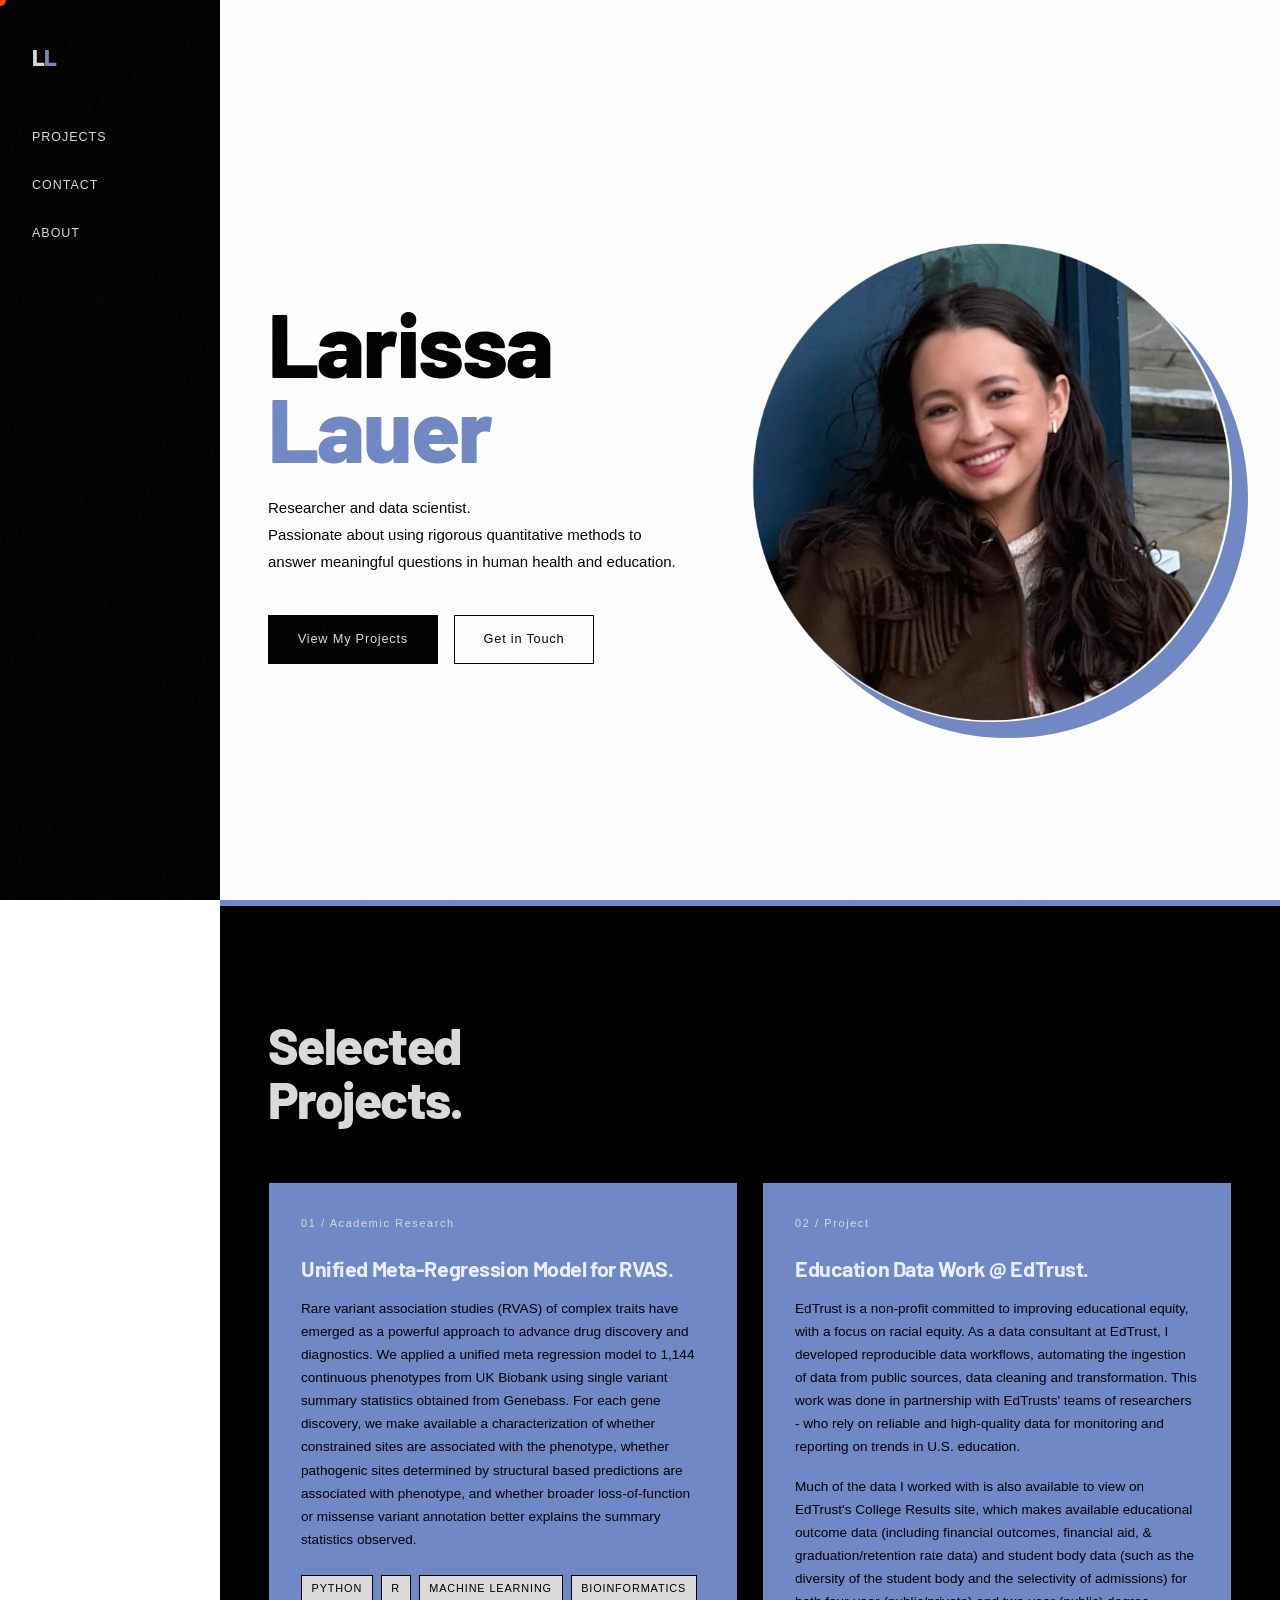
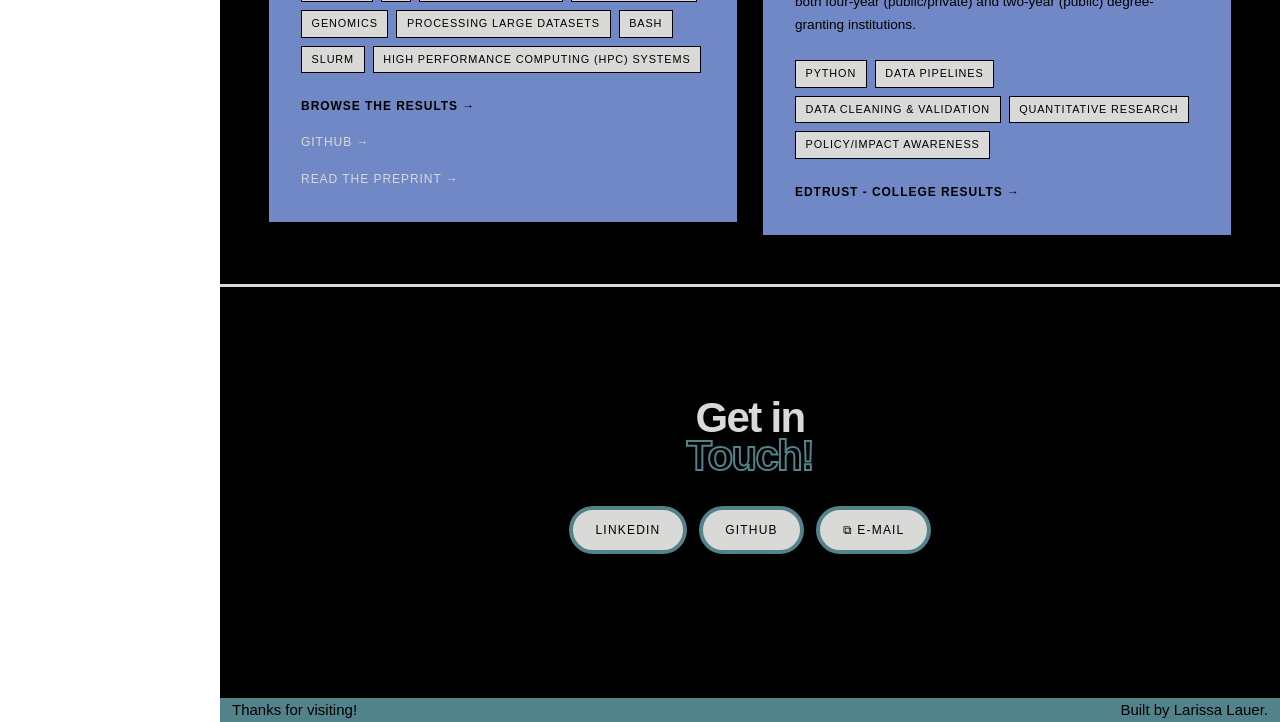
<file: index.html>
<!DOCTYPE html>
<html lang="en">
<head>
  <meta charset="UTF-8" />
  <meta name="viewport" content="width=device-width, initial-scale=1.0" />
  <title>Larissa Lauer — Portfolio</title>
  <link rel="preconnect" href="https://fonts.googleapis.com" />
  <link rel="preconnect" href="https://fonts.gstatic.com" crossorigin />
  <link href="https://fonts.googleapis.com/css2?family=Barlow:wght@400;700;800&display=swap" rel="stylesheet" />
  <link rel="stylesheet" href="style.css">
  <!-- Link sharing settings: -->
  <meta property="og:title" content="Larissa Lauer" />
  <meta property="og:description" content="Personal Website & Data Science Portfolio" />
  <meta property="og:image" content="preview.png" />
  <meta property="og:url" content="https://larissalauer.github.io/my-homepage/"/>

</head>
<body>

  <div class="cursor" id="cursor"></div>

  <nav id="nav">
    <a href="#" class="nav-logo">L<span>L</span></a>
    <ul class="nav-links">
      <li><a href="#projects">Projects</a></li>
      <li><a href="#contact">Contact</a></li>
      <li><a href="about.html">About</a></li>
    </ul>
  </nav>

  <!-- Hero -->
  <section class="hero">
    <div class="hero-text">
      <h1 class="hero-name">
        <span class="line-accent">Larissa</span><br>
        <span class="line-stroke">Lauer</span><br>
      </h1>
      <p class="hero-desc">
        Researcher and data scientist. <br>
        Passionate about using rigorous quantitative methods to answer meaningful questions in human health and education.
      </p>
      <div class="hero-cta">
        <a href="#projects" class="btn btn-primary">View My Projects</a>
        <a href="#contact" class="btn btn-ghost">Get in Touch</a>
      </div>
    </div>
    <div class="hero-visual">
      <div class="hero-avatar-wrap">
        <div class="hero-avatar-bg"></div>
        <div class="hero-avatar">
          <img src="circle_cropped_pic.jpeg" alt="Larissa Lauer" style="width:100%;height:100%;object-fit:cover;">
        </div>
      </div>
    </div>
  </section>

  <!-- Projects -->
  <section id="projects">
    <h2 class="section-title-light reveal">Selected<br>Projects.</h2>
    <div class="projects-grid">

      <!-- Project 1 -->
      <div class="project-card reveal">
        <p class="project-number">01 / Academic Research</p>
        <h3 class="project-title">Unified Meta-Regression Model for RVAS.</h3>
        <p class="project-desc">
          Rare variant association studies (RVAS) of complex traits have emerged as a powerful approach to advance drug discovery and diagnostics. 
          We applied a unified meta regression model to 1,144 continuous phenotypes from UK Biobank using single variant summary statistics obtained from Genebass. 
          For each gene discovery, we make available a characterization of whether constrained sites are associated with the phenotype, whether pathogenic sites determined by 
          structural based predictions are associated with phenotype, and whether broader loss-of-function or missense variant annotation better explains the summary statistics observed.
        </p>
        <div class="project-tags">
          <span class="tag">Python</span>
          <span class="tag">R</span>
          <span class="tag">Machine Learning</span>
          <span class="tag">Bioinformatics</span>
          <span class="tag">Genomics</span>
          <span class="tag">Processing Large Datasets</span>
          <span class="tag">Bash</span>
          <span class="tag">SLURM</span>
          <span class="tag">High performance Computing (HPC) Systems</span>
        </div>
        <div class="project-links">
          <a href="https://larissalauer.shinyapps.io/data_browser/" target="_blank" rel="noopener noreferrer" class="project-link">Browse the results →</a>
          <a href="https://github.com/rivas-lab/phenome-wide-unified-model?tab=readme-ov-file" target="_blank" rel="noopener noreferrer" class="project-link ghost">GitHub →</a>
          <a href="https://www.biorxiv.org/content/10.1101/2025.01.23.634522v1" target="_blank" rel="noopener noreferrer" class="project-link ghost">Read the preprint →</a>
        </div>
      </div>

      <!-- Project 2 -->
      <div class="project-card reveal">
        <p class="project-number">02 / Project</p>
        <h3 class="project-title">Education Data Work @ EdTrust.</h3>
        <p class="project-desc">
          EdTrust is a non-profit committed to improving educational equity, with a focus on racial equity. 
          As a data consultant at EdTrust, I developed reproducible data workflows, automating the ingestion of 
          data from public sources, data cleaning and transformation. This work was done in partnership with
          EdTrusts' teams of researchers - who rely on reliable and high-quality data for monitoring and reporting on 
          trends in U.S. education. </p>
        <p class="project-desc"> 
          Much of the data I worked with is also available to view on EdTrust's College Results site, which makes available educational outcome data (including financial outcomes, financial aid, & graduation/retention rate data) and student body data 
          (such as the diversity of the student body and the selectivity of admissions) for both four-year (public/private) and two-year (public) degree-granting institutions.</p>
        </p>
        <div class="project-tags">
          <span class="tag">Python</span>
          <span class="tag">Data Pipelines</span>
          <span class="tag">Data Cleaning & Validation</span>
          <span class="tag">Quantitative Research</span>
          <span class="tag">Policy/Impact Awareness</span>
        </div>
        <div class="project-links">
          <a href="https://collegeresults.org/" target="_blank" rel="noopener noreferrer" class="project-link">EdTrust - College Results →</a>
        </div>
      </div>

      <!-- Project 3 -->
      <!-- <div class="project-card reveal">
        <p class="project-number">03 / Project</p>
        <h3 class="project-title">Project Title Three</h3>
        <p class="project-desc">
          A third project to round out your showcase. Pick the work you're
          most proud of and describe why it matters.
        </p>
        <div class="project-tags">
          <span class="tag">TypeScript</span>
          <span class="tag">Figma</span>
          <span class="tag">GraphQL</span>
        </div>
        <div class="project-links">
          <a href="#" class="project-link">Live Site →</a>
          <a href="#" class="project-link ghost">GitHub →</a>
        </div>
      </div> -->

       <!-- Project 3 -->
       <!-- <div class="project-card reveal">
        <p class="project-number">03 / Project</p>
        <h3 class="project-title">Project Title Three</h3>
        <p class="project-desc">
          A third project to round out your showcase. Pick the work you're
          most proud of and describe why it matters.
        </p>
        <div class="project-tags">
          <span class="tag">TypeScript</span>
          <span class="tag">Figma</span>
          <span class="tag">GraphQL</span>
        </div>
        <div class="project-links">
          <a href="#" class="project-link">Live Site →</a>
          <a href="#" class="project-link ghost">GitHub →</a>
        </div>
      </div> -->


    </div>
  </section>

  <!-- Contact -->
  <section id="contact">
    <div class="contact-inner">
      <h2 class="contact-giant">
        Get in<br>
        <span class="stroke">Touch!</span>
      </h2>
      </p>
        <div class="social-links">
          <a href="https://www.linkedin.com/in/lauerlarissa" target="_blank" rel="noopener noreferrer" class="btn-social">LinkedIn</a>
          <a href="https://github.com/larissalauer" target="_blank" rel="noopener noreferrer" class="btn-social">GitHub</a>
          <a href="mailto:lauerlarissa@gmail.com" target="_blank" rel="noopener noreferrer" class="btn-social">⧉ E-Mail</a>
      </div>
    </div>
  </section>

  <footer>
    <span>Thanks for visiting!</span>Built by Larissa Lauer.
  </footer>

  <script src="script.js"></script>

</body>
</html>
</file>
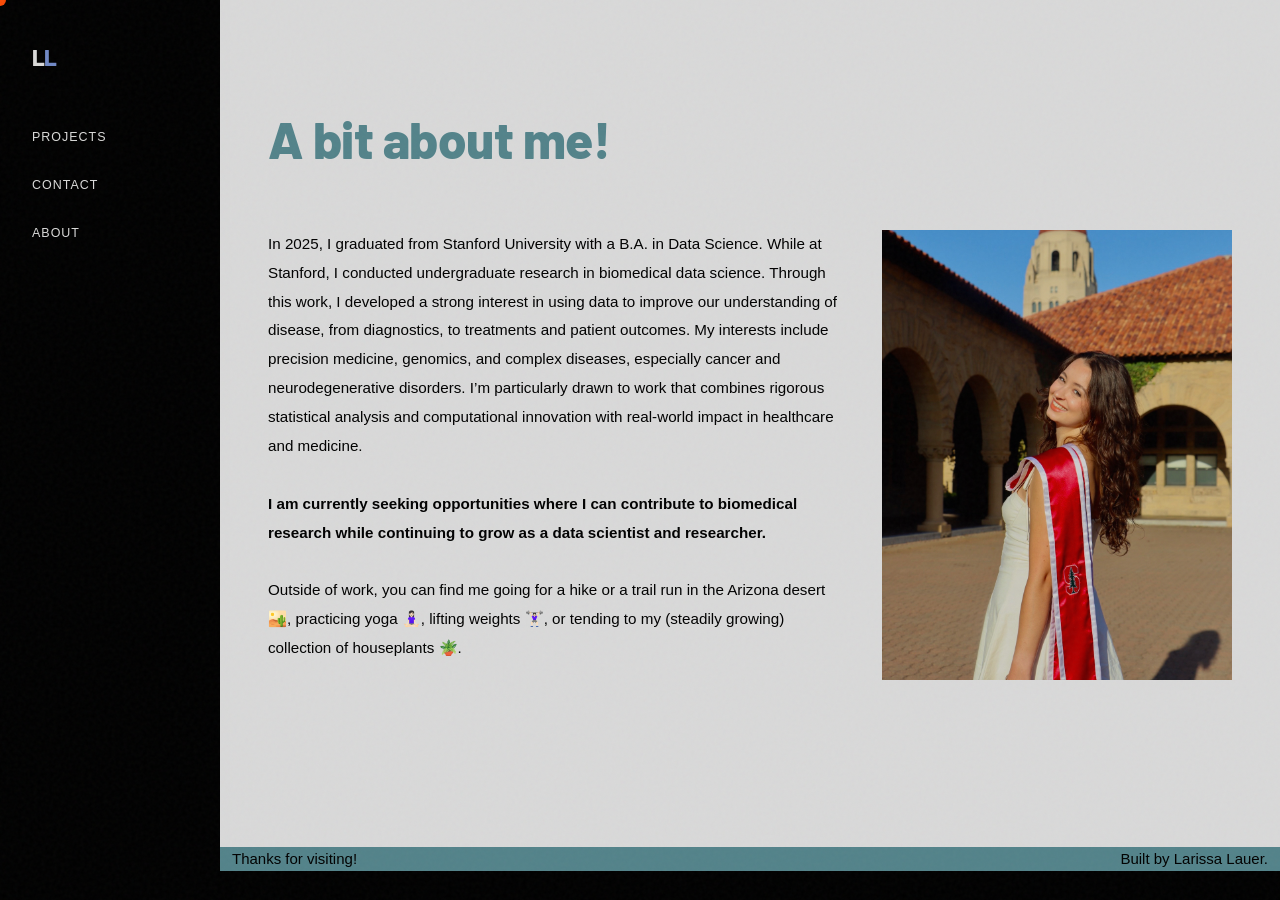
<file: about.html>
<!DOCTYPE html>
<html lang="en">
<head>
  <meta charset="UTF-8" />
  <meta name="viewport" content="width=device-width, initial-scale=1.0" />
  <title>Larissa Lauer — About</title>
  <link rel="preconnect" href="https://fonts.googleapis.com" />
  <link rel="preconnect" href="https://fonts.gstatic.com" crossorigin />
  <link href="https://fonts.googleapis.com/css2?family=Barlow:wght@400;700;800&display=swap" rel="stylesheet" />
  <link rel="stylesheet" href="style.css">
  <!-- Link sharing settings: -->
  <meta property="og:title" content="Larissa Lauer - About" />
  <meta property="og:description" content="A bit about me!" />
  <meta property="og:image" content="preview.png" />
  <meta property="og:url" content="https://larissalauer.github.io/my-homepage/about.html"/>

<!-- Using style.css for things like nav/cursor, 
but also doing some customization below: -->
<style>
    body {
      background: var(--dark);
    }
    /* ── Sections ── */
    section { padding: 7rem 3rem 3rem; }
    .section-title {
      font-family: var(--font-display);
      font-weight: 800;
      font-size: clamp(2.2rem, 4vw, 3.5rem);
      letter-spacing: -0.01em;
      line-height: 1.05;
      color: var(--teal);
      margin-bottom: 4rem;
    }

    /* ── About ── */
    #about { 
      background: var(--light);
      padding-bottom: 7rem;
    }
    .about-grid {
      display: grid;
      gap: 6rem;
      align-items: start;
    }
    .about-body {
      color: var(--dark);
      line-height: 1.9;
      font-size: 0.95rem;
      padding-bottom: 3rem;
    }
    .about-body p + p { margin-top: 1.2rem; }
    .about-body strong {font-weight: 600; }
    .about-photo {
      float: right;
      width: 350px;
      height: 450px;
      object-fit: cover;
      margin-top: 0;
      margin-left: 2.5rem;
      margin-bottom: 1.5rem;
    }
  @media (max-width: 900px) {
    .about-photo {
      display: none;
    }
  }
</style>

</head>
<body>

  <div class="cursor" id="cursor"></div>

  <nav id="nav">
    <a href="index.html" class="nav-logo">L<span>L</span></a>
    <ul class="nav-links">
      <li><a href="index.html#projects">Projects</a></li>
      <li><a href="index.html#contact">Contact</a></li>
      <li><a href="about.html">About</a></li>
    </ul>
  </nav>
  
  <!-- About -->
  <section id="about">
    <div class="about-grid">
      <div>
        <h2 class="section-title reveal">A bit about me!</h2>
        <img src="stanford_grad_photo.jpg" class="about-photo" alt="Larissa Lauer" />
        <div class="about-body reveal">
          <p>
            In 2025, I graduated from Stanford University with a B.A. in Data Science. While at Stanford, I conducted undergraduate research in biomedical data science. 
            Through this work, I developed a strong interest in using data to improve our understanding of disease, from diagnostics, to treatments and patient outcomes. 
            My interests include precision medicine, genomics, and complex diseases, especially cancer and neurodegenerative disorders. 
            I’m particularly drawn to work that combines rigorous statistical analysis and computational innovation with real-world impact in healthcare and medicine.
            <br> <br>
            <strong>
              I am currently seeking opportunities where I can contribute to biomedical research while continuing to grow as a data scientist and researcher.
            </strong>
            <br> <br>
            Outside of work, you can find me going for a hike or a trail run in the Arizona desert 🏜️, 
            practicing yoga 🧘🏻‍♀️, lifting weights 🏋🏻‍♀️, or tending to my (steadily growing) collection of houseplants 🪴.

          </p>
        </div>
        <br>
      </div>
    </div>
  </section>

<footer>
  <span>Thanks for visiting!</span>Built by Larissa Lauer.
</footer>

  <script src="script.js"></script>

</body>
</html>
</file>
<file: style.css>
*, *::before, *::after { box-sizing: border-box; margin: 0; padding: 0; }

:root {
  --light:          #ffffffd9;
  --dark:           #000000;
  --muted:          #D9D9D8;
  --cursor:         #fb500c;
  --purple:         #7088c5;
  --teal:           #53838a;  
  --font-display: 'Barlow', sans-serif;
  --font-mono: 'Arial', sans-serif;
}

html { scroll-behavior: smooth; }

body {
  background: var(--light);
  color: var(--light);
  font-family: var(--font-mono);
  font-size: 15px;
  line-height: 1.6;
  padding-left: 220px;
  overflow-x: hidden;
  cursor: none;
}

/* ── Custom cursor ── */
.cursor {
  width: 12px; height: 12px;
  background: var(--cursor);
  border-radius: 50%;
  position: fixed; top: 0; left: 0;
  pointer-events: none;
  z-index: 9999;
  transform: translate(-50%, -50%);
  transition: transform 0.08s ease, width 0.2s, height 0.2s, background 0.2s;
  mix-blend-mode: difference;
}
.cursor.grow { width: 40px; height: 40px; }

/* ── Noise overlay ── */
body::before {
  content: '';
  position: fixed; inset: 0;
  background-image: url("data:image/svg+xml,%3Csvg viewBox='0 0 256 256' xmlns='http://www.w3.org/2000/svg'%3E%3Cfilter id='n'%3E%3CfeTurbulence type='fractalNoise' baseFrequency='0.9' numOctaves='4' stitchTiles='stitch'/%3E%3C/filter%3E%3Crect width='100%25' height='100%25' filter='url(%23n)' opacity='1'/%3E%3C/svg%3E");
  opacity: 0.035;
  pointer-events: none;
  z-index: 100;
}

/* ── Nav ── */
nav {
    position: fixed;
    top: 0; left: 0;
    width: 220px;
    height: 100vh;
    z-index: 50;
    display: flex;
    flex-direction: column;
    padding: 2.5rem 2rem;
    background: var(--dark);
    border-right: 1px solid var(--border);
  }
  
  .nav-logo {
    font-family: var(--font-display);
    font-weight: 800;
    font-size: 1.4rem;
    letter-spacing: -0.03em;
    color: var(--muted);
    text-decoration: none;
    margin-bottom: 3rem;
  }
  .nav-logo span { color: var(--purple); }
  
  .nav-links {
    display: flex;
    flex-direction: column;
    gap: 1.5rem;
    list-style: none;
  }
  
  .nav-links a {
    color: var(--muted);
    text-decoration: none;
    font-size: 0.78rem;
    letter-spacing: 0.08em;
    text-transform: uppercase;
    transition: color 0.2s;
  }
  .nav-links a:hover { color: var(--teal); }

/* ── Hero ── */
.hero {
  min-height: 100vh;
  display: grid;
  grid-template-columns: 1fr 1fr;
  align-items: center;
  padding: 8rem 3rem 4rem;
  gap: 4rem;
  position: relative;
  overflow: hidden;
}

.hero-text { position: relative; z-index: 2; }

.hero-eyebrow {
  font-size: 0.72rem;
  letter-spacing: 0.2em;
  text-transform: uppercase;
  color: var(--dark);
  margin-bottom: 1.75rem;
  display: flex; align-items: center; gap: 0.8rem;
  opacity: 0; animation: fadeUp 0.6s 0.2s forwards;
}
.hero-eyebrow::before {
  content: '';
  display: inline-block;
  width: 2rem; height: 1px;
  background: var(--dark);
}

.hero-name {
  font-family: var(--font-display);
  font-weight: 800;
  font-size: clamp(3.5rem, 7vw, 6.5rem);
  line-height: 0.95;
  letter-spacing: -0.02em;
  margin-bottom: 1.5rem;
  opacity: 0; animation: fadeUp 0.7s 0.35s forwards;
}
.hero-name .line-accent { color: var(--dark); }
.hero-name .line-stroke {
  color: var(--purple);
}

.hero-desc {
  color: var(--dark);
  max-width: 50ch;
  line-height: 1.8;
  margin-bottom: 2.5rem;
  opacity: 0; animation: fadeUp 0.7s 0.5s forwards;
}

.hero-cta {
  display: flex; gap: 1rem; flex-wrap: wrap;
  opacity: 0; animation: fadeUp 0.7s 0.65s forwards;
}
.btn {
  display: inline-flex; align-items: center; gap: 0.5rem;
  padding: 0.85rem 1.8rem;
  font-family: var(--font-mono);
  font-size: 0.8rem;
  letter-spacing: 0.06em;
  text-decoration: none;
  border: 1px solid;
  transition: background 0.2s, color 0.2s, transform 0.15s;
  cursor: none;
}
.btn:hover { transform: translateY(-2px); }

.btn-primary { background: var(--dark); color: var(--light); border-color: var(--dark); }
.btn-primary:hover { background-color: var(--purple); }

.btn-ghost { background: transparent; color: var(--dark); border-color: var(--dark); }
.btn-ghost:hover { background-color: var(--teal); }

.hero-visual {
  position: relative; z-index: 2;
  display: flex; justify-content: center; align-items: center;
  opacity: 0; animation: fadeIn 1s 0.4s forwards;
}
.hero-avatar-wrap {
  position: relative;
  width: 480px; height: 480px;
}
.hero-avatar-bg {
  position: absolute;
  inset: 0;
  border: transparent;
  transform: translate(16px, 16px);
  background: var(--purple);
  border-radius: 50%;
}
.hero-avatar {
  position: relative;
  background: transparent;
  overflow: hidden;
  display: flex; align-items: center; justify-content: center;
  flex-direction: column; gap: 0.5rem;
  border: transparent;
  border-radius: 50%;
}

/* ── Sections ── */
section { padding: 7rem 3rem 3rem; }
.section-title {
  font-family: var(--font-display);
  font-weight: 800;
  font-size: clamp(2.2rem, 4vw, 3.5rem);
  letter-spacing: 0.01em;
  line-height: 1.05;
  color: var(--dark);
  margin-bottom: 3.5rem;
}
.section-title-light {
    font-family: var(--font-display);
    font-weight: 800;
    font-size: clamp(2.2rem, 4vw, 3.5rem);
    letter-spacing: -0.03em;
    line-height: 1.05;
    color: var(--muted);
    margin-bottom: 3.5rem;
  }

/* ── Projects ── */
#projects { 
    background: var(--dark); 
    border-top: 6px solid var(--purple);
}
.projects-grid {
    display: grid;
    grid-template-columns: minmax(0, 1fr) minmax(0, 1fr);
    gap: 1.5rem;
    align-items: start;
}
.project-card {
  background: var(--purple);
  border: 1px solid var(--dark);
  padding: 2rem;
  position: relative;
  overflow: hidden;
  transition: border-color 0.25s, transform 0.25s;
  cursor: none;
}
.project-card::before {
  content: '';
  position: absolute;
  top: 0; left: 0; right: 0;
  height: 2px;
  background: var(--dark);
  transform: scaleX(0);
  transform-origin: left;
  transition: transform 0.3s ease;
}
.project-card:hover { border-color: var(--dark); transform: translateY(-4px); }
.project-card:hover::before { transform: scaleX(1); }
.project-number {
  font-size: 0.68rem;
  letter-spacing: 0.15em;
  color: var(--muted);
  margin-bottom: 1.2rem;
}
.project-title {
  font-family: var(--font-display);
  font-weight: 700;
  font-size: 1.35rem;
  letter-spacing: -0.02em;
  margin-bottom: 0.7rem;
}
.project-desc {
  color: var(--dark);
  font-size: 0.85rem;
  line-height: 1.7;
  margin-bottom: 1.5rem;
  word-break: break-word;
}
.project-desc + .project-desc {
    margin-top: -0.5rem;
}
.project-tags { display: flex; flex-wrap:wrap; gap: 0.5rem; margin-bottom: 1.5rem; }
.tag {
  font-size: 0.68rem;
  letter-spacing: 0.08em;
  text-transform: uppercase;
  padding: 0.25rem 0.6rem;
  border: 1px solid var(--dark);
  background-color: var(--muted);
  color: var(--dark);
}
.project-links { display: flex; flex-direction: column; gap: 1rem; }
.project-link {
  font-size: 0.75rem;
  font-weight: 550;
  letter-spacing: 0.08em;
  text-transform: uppercase;
  color: var(--dark);
  text-decoration: none;
  border-bottom: 1px solid transparent;
  transition: border-color 0.2s;
}
.project-link:hover { border-color: var(--dark); }

.project-link.ghost {
    font-size: 0.75rem;
    font-weight: 400;
    letter-spacing: 0.08em;
    text-transform: uppercase;
    color: var(--dark);
    text-decoration: none;
    border-bottom: 1px solid transparent;
    transition: border-color 0.2s;
    color: var(--muted); 
}
.project-link.ghost:hover { color: var(--light); border-color: var(--muted); }

/* ── Contact ── */
#contact {
  background: var(--dark);
  border-top: 3px solid var(--light);
  text-align: center;
  padding-bottom: 6rem;
}
.contact-inner { max-width: 600px; margin: 0 auto; }
.contact-giant {
  font-family: var(--font-mono);
  font-weight: 800;
  font-size: clamp(1.625rem, -1.375rem + 8vw, 2.625rem);
  letter-spacing: -0.04em;
  line-height: 0.9;
  margin-bottom: 1.5rem;
  color: var(--muted)
}
.contact-giant .stroke {
  -webkit-text-stroke: 2px var(--teal);
  color: transparent;
}
.contact-desc {
  color: var(--muted);
  max-width: 40ch;
  margin: 0 auto 2.5rem;
  line-height: 1.8;
  font-size: 0.9rem;
}

.social-links {
    display: flex;
    justify-content: center;
    flex-wrap: wrap;
    gap: 0.75rem;
    margin-top: 2rem;
    margin-bottom: 3rem;
  }
  
  .btn-social {
    display: inline-flex;
    align-items: center;
    padding: 0.65rem 1.4rem;
    font-family: var(--font-mono);
    font-size: 0.75rem;
    letter-spacing: 0.1em;
    text-transform: uppercase;
    text-decoration: none;
    border: 4px solid var(--teal);
    border-radius: 999px;
    color: var(--dark);
    background: var(--muted);
    cursor: none;
  }
  .btn-social:hover {
    background: var(--teal);
    color: var(--dark)
  }

  footer { 
    padding: 0rem 0.75rem;
    border-bottom: 1px;
    display: flex;
    justify-content: space-between;
    background-color: var(--teal);
    color: var(--dark)
}

── Marquee ──
.marquee-wrap {
  border-top: 1px solid var(--dark);
  border-bottom: 1px solid var(--dark);
  overflow: hidden;
  padding: 0.9rem 0;
  background: var(--purple);
}
.marquee-track {
  display: flex; gap: 3rem;
  white-space: nowrap;
  animation: marquee 22s linear infinite;
}
.marquee-item {
  display: flex; align-items: center; gap: 3rem;
  font-size: 0.72rem;
  letter-spacing: 0.12em;
  text-transform: uppercase;
  color: var(--muted);
}
.marquee-dot { color: var(--dark); font-size: 1.2rem; line-height: 1; }
@keyframes marquee { from { transform: translateX(0); } to { transform: translateX(-50%); } }

/* ── Animations ── */
@keyframes fadeUp {
  from { opacity: 0; transform: translateY(24px); }
  to   { opacity: 1; transform: translateY(0); }
}
@keyframes fadeIn {
  from { opacity: 0; }
  to   { opacity: 1; }
}

/* Scroll reveal */
.reveal {
  opacity: 0;
  transform: translateY(32px);
  transition: opacity 0.7s ease, transform 0.7s ease;
}
.reveal.visible {
  opacity: 1;
  transform: translateY(0);
}

/* ── Responsive ── */
@media (max-width: 900px) {
    /* Navigation tab moves to Row format. */
    nav {
      width: 100%;
      height: auto;
      flex-direction: row;
      align-items: center;
      justify-content: space-between;
      padding: 1.2rem 1.5rem;
      border-right: none;
      border-bottom: 1px solid var(--border);
    }
    .nav-links { flex-direction: row; gap: 1.5rem; margin-bottom: 0; }
    .nav-logo { margin-bottom: 0; }
    
    /* Hide Photo*/
    .hero-visual {
        display: none;
      }
      
    /* Remove padding */
    body { padding-left: 0; }

    /* Project grids shrink to 1 column instead of 2. */
    .projects-grid {
        grid-template-columns: 1fr;
      }

    }
</file>
